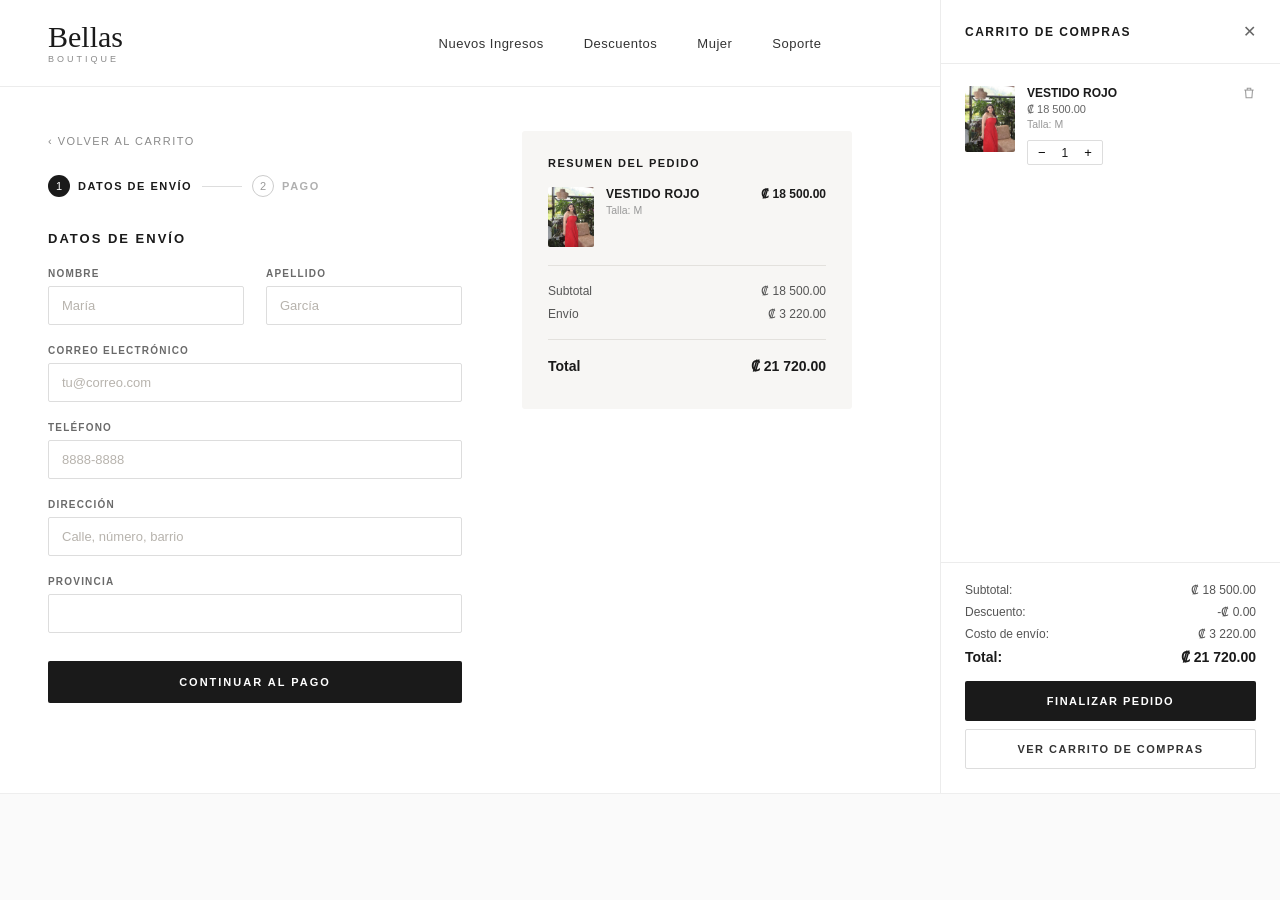
<file: carrito.html>
<!DOCTYPE html>
<html lang="es">
<head>
<meta charset="UTF-8">
<title>Bellas Boutique — Checkout</title>
<style>
  * { box-sizing: border-box; margin: 0; padding: 0; }
  html, body {
    font-family: 'Helvetica Neue', Arial, sans-serif;
    background: #fafafa;
    color: #1a1a1a;
  }
  ::placeholder { color: #b7b3ad; }
  button { font-family: inherit; cursor: pointer; }
  input { font-family: inherit; }

  .bb-mock {
    position: relative;
    max-width: 1440px;
    margin: 0 auto;
    background: #fff;
    box-shadow: 0 0 0 1px #eee;
    overflow: hidden;
  }

  /* ---------- HEADER ---------- */
  .bb-header {
    display: flex;
    align-items: center;
    justify-content: space-between;
    padding: 22px 48px;
    border-bottom: 1px solid #ececec;
  }
  .bb-logo { font-family: 'Brush Script MT', 'Segoe Script', cursive; font-size: 30px; line-height: 1; }
  .bb-logo-sub { font-size: 9px; letter-spacing: 3px; color: #8a8a8a; margin-top: 2px; }
  .bb-nav { display: flex; gap: 40px; font-size: 13px; letter-spacing: 0.5px; color: #333; font-weight: 500; }
  .bb-icons { display: flex; align-items: center; gap: 22px; color: #333; }
  .bb-icon { position: relative; font-size: 18px; background: none; border: none; color: inherit; }
  .bb-badge {
    position: absolute; top: -8px; right: -10px;
    background: #1a1a1a; color: #fff; font-size: 9px;
    width: 15px; height: 15px; border-radius: 50%;
    display: flex; align-items: center; justify-content: center;
  }

  /* ---------- BODY LAYOUT ---------- */
  .bb-body { display: flex; gap: 60px; padding: 44px 48px 90px; transition: margin-right .25s ease; }
  .bb-main { flex: 1; max-width: 620px; }
  .bb-back { font-size: 11px; letter-spacing: 1.5px; color: #8a8a8a; margin-bottom: 28px; background: none; border: none; }

  .bb-steps { display: flex; align-items: center; gap: 10px; margin-bottom: 34px; }
  .bb-step { display: flex; align-items: center; gap: 8px; }
  .bb-step-num { width: 22px; height: 22px; border-radius: 50%; display: flex; align-items: center; justify-content: center; font-size: 11px; flex-shrink: 0; transition: all .2s; }
  .bb-step-num.active { background: #1a1a1a; color: #fff; }
  .bb-step-num.inactive { border: 1px solid #ccc; color: #999; }
  .bb-step-label { font-size: 11px; letter-spacing: 1.5px; font-weight: 600; transition: color .2s; }
  .bb-step-label.active { color: #1a1a1a; }
  .bb-step-label.inactive { color: #b0b0b0; }
  .bb-step-line { width: 40px; height: 1px; background: #ddd; }

  .bb-section-title { font-size: 13px; letter-spacing: 2px; font-weight: 700; margin-bottom: 22px; }

  .bb-form-row { display: flex; gap: 22px; margin-bottom: 20px; }
  .bb-field { flex: 1; display: flex; flex-direction: column; gap: 7px; }
  .bb-label { font-size: 10px; letter-spacing: 1.2px; color: #6a6a6a; font-weight: 600; }
  .bb-input {
    border: 1px solid #ddd; border-radius: 2px; padding: 11px 13px;
    font-size: 13px; color: #1a1a1a; background: #fff; width: 100%; outline: none;
  }
  .bb-input:focus { border-color: #1a1a1a; }

  .bb-cta {
    width: 100%; background: #1a1a1a; color: #fff; text-align: center;
    padding: 15px; font-size: 11px; letter-spacing: 2px; font-weight: 600;
    border-radius: 2px; margin-top: 8px; border: none; transition: opacity .15s;
  }
  .bb-cta:hover { opacity: .85; }
  .bb-cta:active { transform: scale(.99); }

  /* ---------- PAYMENT SCREEN ---------- */
  .bb-pay-toggle { display: flex; gap: 12px; margin-bottom: 18px; }
  .bb-pay-option {
    flex: 1; padding: 13px; text-align: center; font-size: 11px; letter-spacing: 1.5px;
    font-weight: 600; border-radius: 2px; border: 1px solid #ddd; background: #fff; color: #333;
    transition: all .15s;
  }
  .bb-pay-option.active { background: #1a1a1a; color: #fff; border-color: #1a1a1a; }
  .bb-secure {
    font-size: 10.5px; color: #999; padding: 9px 12px; background: #f7f6f4;
    border-radius: 2px; margin-bottom: 18px;
  }
  .bb-cvv-row { display: flex; gap: 22px; margin-bottom: 20px; }
  .bb-btn-row { display: flex; gap: 14px; margin-top: 8px; }
  .bb-btn-back {
    flex: 0 0 110px; padding: 15px; font-size: 11px; letter-spacing: 1.5px; font-weight: 600;
    border: 1px solid #ddd; background: #fff; color: #333; border-radius: 2px;
  }
  .bb-btn-back:hover { background: #f7f6f4; }
  .bb-confirm-msg {
    display: none; margin-top: 14px; font-size: 12px; color: #1a7a3f;
    background: #eaf7ee; padding: 11px 14px; border-radius: 2px;
  }

  /* ---------- ORDER SUMMARY (in-flow) ---------- */
  .bb-summary { width: 330px; background: #f7f6f4; border-radius: 3px; padding: 26px; height: fit-content; }
  .bb-summary-title { font-size: 11px; letter-spacing: 1.5px; font-weight: 700; margin-bottom: 18px; }
  .bb-item { display: flex; gap: 12px; align-items: flex-start; }
  .bb-item-img {
    width: 46px; height: 60px; border-radius: 2px; overflow: hidden; flex-shrink: 0;
  }
  .bb-item-img img { width: 100%; height: 100%; object-fit: cover; object-position: top center; }
  .bb-item-info { flex: 1; }
  .bb-item-name { font-size: 12px; font-weight: 700; letter-spacing: 0.3px; }
  .bb-item-meta { font-size: 10.5px; color: #999; margin-top: 3px; }
  .bb-item-price { font-size: 12px; font-weight: 600; white-space: nowrap; }
  .bb-divider { height: 1px; background: #e3e1dd; margin: 18px 0; }
  .bb-line { display: flex; justify-content: space-between; font-size: 12px; color: #555; margin-bottom: 9px; }
  .bb-line.total { font-size: 14px; font-weight: 700; color: #1a1a1a; margin-top: 4px; }

  /* ---------- CART DRAWER ---------- */
  .bb-drawer {
    position: absolute; top: 0; right: 0; bottom: 0; width: 340px;
    background: #fff; border-left: 1px solid #ececec;
    transform: translateX(0); transition: transform .25s ease;
    display: flex; flex-direction: column; z-index: 20;
  }
  .bb-drawer.hidden { transform: translateX(100%); }
  .bb-drawer-head {
    display: flex; align-items: center; justify-content: space-between;
    padding: 22px 24px; border-bottom: 1px solid #ececec;
  }
  .bb-drawer-title { font-size: 12px; letter-spacing: 1.5px; font-weight: 700; }
  .bb-drawer-close { background: none; border: none; font-size: 16px; color: #666; }
  .bb-drawer-body { flex: 1; padding: 22px 24px; overflow-y: auto; }
  .bb-drawer-item { display: flex; gap: 12px; }
  .bb-drawer-img {
    width: 50px; height: 66px; border-radius: 2px; overflow: hidden; flex-shrink: 0;
  }
  .bb-drawer-img img { width: 100%; height: 100%; object-fit: cover; object-position: top center; }
  .bb-drawer-info { flex: 1; }
  .bb-drawer-name { font-size: 12px; font-weight: 700; }
  .bb-drawer-price { font-size: 11px; color: #666; margin-top: 3px; }
  .bb-drawer-meta { font-size: 10.5px; color: #999; margin-top: 2px; }
  .bb-drawer-remove { background: none; border: none; color: #999; font-size: 14px; align-self: flex-start; }
  .bb-qty {
    display: flex; align-items: center; border: 1px solid #ddd; border-radius: 2px;
    width: fit-content; margin-top: 10px;
  }
  .bb-qty button { background: none; border: none; padding: 4px 10px; font-size: 13px; }
  .bb-qty span { font-size: 12px; padding: 0 6px; min-width: 16px; text-align: center; }

  .bb-drawer-foot { border-top: 1px solid #ececec; padding: 20px 24px 24px; }
  .bb-drawer-line { display: flex; justify-content: space-between; font-size: 12px; color: #555; margin-bottom: 8px; }
  .bb-drawer-line.total { font-size: 14px; font-weight: 700; color: #1a1a1a; margin: 6px 0 16px; }
  .bb-drawer-finish {
    width: 100%; background: #1a1a1a; color: #fff; padding: 14px; font-size: 11px;
    letter-spacing: 1.5px; font-weight: 600; border: none; border-radius: 2px; margin-bottom: 8px;
  }
  .bb-drawer-finish:hover { opacity: .85; }
  .bb-drawer-view {
    width: 100%; background: #fff; color: #333; padding: 13px; font-size: 11px;
    letter-spacing: 1.5px; font-weight: 600; border: 1px solid #ddd; border-radius: 2px;
  }
  .bb-drawer-view:hover { background: #f7f6f4; }

  .bb-reopen-cart {
    position: fixed; bottom: 24px; right: 24px; background: #1a1a1a; color: #fff;
    border: none; border-radius: 30px; padding: 12px 20px; font-size: 12px; letter-spacing: .5px;
    display: none; box-shadow: 0 4px 14px rgba(0,0,0,.2); z-index: 30;
  }
  .bb-reopen-cart.show { display: block; }

  .bb-screen { display: none; }
  .bb-screen.active { display: flex; gap: 60px; }
</style>
</head>
<body>

<div class="bb-mock">
  <!-- HEADER -->
  <div class="bb-header">
    <div>
      <div class="bb-logo">Bellas</div>
      <div class="bb-logo-sub">BOUTIQUE</div>
    </div>
    <div class="bb-nav">
      <span>Nuevos Ingresos</span>
      <span>Descuentos</span>
      <span>Mujer</span>
      <span>Soporte</span>
    </div>
    <div class="bb-icons">
      <button class="bb-icon" title="Cuenta">
        <svg width="17" height="17" viewBox="0 0 24 24" fill="none" stroke="currentColor" stroke-width="1.6"><circle cx="12" cy="8" r="4"/><path d="M4 20c0-4 3.6-7 8-7s8 3 8 7"/></svg>
      </button>
      <button class="bb-icon" title="Favoritos">
        <svg width="17" height="17" viewBox="0 0 24 24" fill="none" stroke="currentColor" stroke-width="1.6"><path d="M12 20s-7-4.4-9.5-8.8C.8 7.7 2.4 4 6 4c2 0 3.5 1.2 4.5 2.8C11.5 5.2 13 4 15 4c3.6 0 5.2 3.7 3.5 7.2C19 15.6 12 20 12 20z"/></svg>
      </button>
      <button class="bb-icon" id="cartToggleBtn" title="Carrito">
        <svg width="17" height="17" viewBox="0 0 24 24" fill="none" stroke="currentColor" stroke-width="1.6"><path d="M6 8h12l-1 12H7L6 8z"/><path d="M9 8V6a3 3 0 0 1 6 0v2"/></svg>
        <span class="bb-badge" id="cartBadge">1</span>
      </button>
    </div>
  </div>

  <!-- BODY -->
  <div class="bb-body" id="bbBody">

    <!-- SCREEN 1: DATOS DE ENVÍO -->
    <div class="bb-screen active" id="screenEnvio">
      <div class="bb-main">
        <button class="bb-back">&lsaquo; VOLVER AL CARRITO</button>

        <div class="bb-steps">
          <div class="bb-step">
            <div class="bb-step-num active" id="stepNum1">1</div>
            <div class="bb-step-label active" id="stepLabel1">DATOS DE ENVÍO</div>
          </div>
          <div class="bb-step-line"></div>
          <div class="bb-step">
            <div class="bb-step-num inactive" id="stepNum2">2</div>
            <div class="bb-step-label inactive" id="stepLabel2">PAGO</div>
          </div>
        </div>

        <div class="bb-section-title">DATOS DE ENVÍO</div>

        <div class="bb-form-row">
          <div class="bb-field">
            <div class="bb-label">NOMBRE</div>
            <input class="bb-input" type="text" placeholder="María">
          </div>
          <div class="bb-field">
            <div class="bb-label">APELLIDO</div>
            <input class="bb-input" type="text" placeholder="García">
          </div>
        </div>

        <div class="bb-form-row">
          <div class="bb-field">
            <div class="bb-label">CORREO ELECTRÓNICO</div>
            <input class="bb-input" type="email" placeholder="tu@correo.com">
          </div>
        </div>

        <div class="bb-form-row">
          <div class="bb-field">
            <div class="bb-label">TELÉFONO</div>
            <input class="bb-input" type="tel" placeholder="8888-8888">
          </div>
        </div>

        <div class="bb-form-row">
          <div class="bb-field">
            <div class="bb-label">DIRECCIÓN</div>
            <input class="bb-input" type="text" placeholder="Calle, número, barrio">
          </div>
        </div>

        <div class="bb-form-row">
          <div class="bb-field">
            <div class="bb-label">PROVINCIA</div>
            <input class="bb-input" type="text" placeholder="">
          </div>
        </div>

        <button class="bb-cta" id="goToPagoBtn">CONTINUAR AL PAGO</button>
      </div>

      <div class="bb-summary">
        <div class="bb-summary-title">RESUMEN DEL PEDIDO</div>
        <div class="bb-item">
          <div class="bb-item-img"><img src="[data-uri]" alt="Vestido Rojo"></div>
          <div class="bb-item-info">
            <div class="bb-item-name">VESTIDO ROJO</div>
            <div class="bb-item-meta">Talla: M</div>
          </div>
          <div class="bb-item-price">&#8353; 18 500.00</div>
        </div>
        <div class="bb-divider"></div>
        <div class="bb-line"><span>Subtotal</span><span>&#8353; 18 500.00</span></div>
        <div class="bb-line"><span>Envío</span><span>&#8353; 3 220.00</span></div>
        <div class="bb-divider"></div>
        <div class="bb-line total"><span>Total</span><span>&#8353; 21 720.00</span></div>
      </div>
    </div>

    <!-- SCREEN 2: PAGO -->
    <div class="bb-screen" id="screenPago">
      <div class="bb-main">
        <button class="bb-back" id="volverCarritoBtn2">&lsaquo; VOLVER AL CARRITO</button>

        <div class="bb-steps">
          <div class="bb-step">
            <div class="bb-step-num active">1</div>
            <div class="bb-step-label active">DATOS DE ENVÍO</div>
          </div>
          <div class="bb-step-line"></div>
          <div class="bb-step">
            <div class="bb-step-num active">2</div>
            <div class="bb-step-label active">PAGO</div>
          </div>
        </div>

        <div class="bb-section-title">MÉTODO DE PAGO</div>

        <div class="bb-pay-toggle">
          <button class="bb-pay-option active" id="btnTarjeta">TARJETA</button>
          <button class="bb-pay-option" id="btnSinpe">SINPE MÓVIL</button>
        </div>

        <div class="bb-secure">Pago seguro con encriptación SSL</div>

        <div id="camposTarjeta">
          <div class="bb-form-row">
            <div class="bb-field">
              <div class="bb-label">NÚMERO DE TARJETA</div>
              <input class="bb-input" type="text" placeholder="0000 0000 0000 0000">
            </div>
          </div>
          <div class="bb-form-row">
            <div class="bb-field">
              <div class="bb-label">NOMBRE EN LA TARJETA</div>
              <input class="bb-input" type="text" placeholder="MARÍA GARCÍA">
            </div>
          </div>
          <div class="bb-cvv-row">
            <div class="bb-field">
              <div class="bb-label">VENCIMIENTO</div>
              <input class="bb-input" type="text" placeholder="MM/AA">
            </div>
            <div class="bb-field">
              <div class="bb-label">CVV</div>
              <input class="bb-input" type="text" placeholder="123">
            </div>
          </div>
        </div>

        <div id="camposSinpe" style="display:none;">
          <div class="bb-form-row">
            <div class="bb-field">
              <div class="bb-label">NÚMERO SINPE MÓVIL</div>
              <input class="bb-input" type="text" placeholder="8888-8888">
            </div>
          </div>
        </div>

        <div class="bb-btn-row">
          <button class="bb-btn-back" id="atrasBtn">ATRÁS</button>
          <button class="bb-cta" id="confirmarBtn" style="margin-top:0;">CONFIRMAR PEDIDO</button>
        </div>

        <div class="bb-confirm-msg" id="confirmMsg">Pedido confirmado. Recibirás un correo con los detalles.</div>
      </div>

      <div class="bb-summary">
        <div class="bb-summary-title">RESUMEN DEL PEDIDO</div>
        <div class="bb-item">
          <div class="bb-item-img"><img src="[data-uri]" alt="Vestido Rojo"></div>
          <div class="bb-item-info">
            <div class="bb-item-name">VESTIDO ROJO</div>
            <div class="bb-item-meta">Talla: M</div>
          </div>
          <div class="bb-item-price">&#8353; 18 500.00</div>
        </div>
        <div class="bb-divider"></div>
        <div class="bb-line"><span>Subtotal</span><span>&#8353; 18 500.00</span></div>
        <div class="bb-line"><span>Envío</span><span>&#8353; 3 220.00</span></div>
        <div class="bb-divider"></div>
        <div class="bb-line total"><span>Total</span><span>&#8353; 21 720.00</span></div>
      </div>
    </div>

  </div>

  <!-- CART DRAWER -->
  <div class="bb-drawer" id="cartDrawer">
    <div class="bb-drawer-head">
      <div class="bb-drawer-title">CARRITO DE COMPRAS</div>
      <button class="bb-drawer-close" id="closeDrawerBtn">&#10005;</button>
    </div>
    <div class="bb-drawer-body">
      <div class="bb-drawer-item">
        <div class="bb-drawer-img"><img src="[data-uri]" alt="Vestido Rojo"></div>
        <div class="bb-drawer-info">
          <div class="bb-drawer-name">VESTIDO ROJO</div>
          <div class="bb-drawer-price" id="drawerUnitPrice">&#8353; 18 500.00</div>
          <div class="bb-drawer-meta">Talla: M</div>
          <div class="bb-qty">
            <button id="qtyMinus">&#8722;</button>
            <span id="qtyValue">1</span>
            <button id="qtyPlus">&#43;</button>
          </div>
        </div>
        <button class="bb-drawer-remove" id="removeItemBtn" title="Eliminar">
          <svg width="14" height="14" viewBox="0 0 24 24" fill="none" stroke="currentColor" stroke-width="1.8"><path d="M4 7h16"/><path d="M9 7V4h6v3"/><path d="M6 7l1 13h10l1-13"/></svg>
        </button>
      </div>
    </div>
    <div class="bb-drawer-foot">
      <div class="bb-drawer-line"><span>Subtotal:</span><span id="drawerSubtotal">&#8353; 18 500.00</span></div>
      <div class="bb-drawer-line"><span>Descuento:</span><span>-&#8353; 0.00</span></div>
      <div class="bb-drawer-line"><span>Costo de envío:</span><span>&#8353; 3 220.00</span></div>
      <div class="bb-drawer-line total"><span>Total:</span><span id="drawerTotal">&#8353; 21 720.00</span></div>
      <button class="bb-drawer-finish" id="finalizarPedidoBtn">FINALIZAR PEDIDO</button>
      <button class="bb-drawer-view">VER CARRITO DE COMPRAS</button>
    </div>
  </div>
</div>

<button class="bb-reopen-cart" id="reopenCartBtn">Ver carrito</button>

<script>
  const screenEnvio = document.getElementById('screenEnvio');
  const screenPago = document.getElementById('screenPago');
  const stepNum2 = document.getElementById('stepNum2');
  const stepLabel2 = document.getElementById('stepLabel2');

  document.getElementById('goToPagoBtn').addEventListener('click', () => {
    screenEnvio.classList.remove('active');
    screenPago.classList.add('active');
    stepNum2.classList.remove('inactive'); stepNum2.classList.add('active');
    stepLabel2.classList.remove('inactive'); stepLabel2.classList.add('active');
    window.scrollTo({ top: 0, behavior: 'smooth' });
  });

  function volverAEnvio() {
    screenPago.classList.remove('active');
    screenEnvio.classList.add('active');
    window.scrollTo({ top: 0, behavior: 'smooth' });
  }
  document.getElementById('atrasBtn').addEventListener('click', volverAEnvio);
  document.getElementById('volverCarritoBtn2').addEventListener('click', volverAEnvio);

  const btnTarjeta = document.getElementById('btnTarjeta');
  const btnSinpe = document.getElementById('btnSinpe');
  const camposTarjeta = document.getElementById('camposTarjeta');
  const camposSinpe = document.getElementById('camposSinpe');

  btnTarjeta.addEventListener('click', () => {
    btnTarjeta.classList.add('active');
    btnSinpe.classList.remove('active');
    camposTarjeta.style.display = 'block';
    camposSinpe.style.display = 'none';
  });
  btnSinpe.addEventListener('click', () => {
    btnSinpe.classList.add('active');
    btnTarjeta.classList.remove('active');
    camposSinpe.style.display = 'block';
    camposTarjeta.style.display = 'none';
  });

  document.getElementById('confirmarBtn').addEventListener('click', () => {
    document.getElementById('confirmMsg').style.display = 'block';
  });

  const cartDrawer = document.getElementById('cartDrawer');
  const reopenCartBtn = document.getElementById('reopenCartBtn');

  document.getElementById('closeDrawerBtn').addEventListener('click', () => {
    cartDrawer.classList.add('hidden');
    reopenCartBtn.classList.add('show');
  });
  document.getElementById('cartToggleBtn').addEventListener('click', () => {
    cartDrawer.classList.remove('hidden');
    reopenCartBtn.classList.remove('show');
  });
  reopenCartBtn.addEventListener('click', () => {
    cartDrawer.classList.remove('hidden');
    reopenCartBtn.classList.remove('show');
  });

  const unitPrice = 18500;
  const shipping = 3220;
  let qty = 1;
  const qtyValue = document.getElementById('qtyValue');
  const drawerSubtotal = document.getElementById('drawerSubtotal');
  const drawerTotal = document.getElementById('drawerTotal');
  const cartBadge = document.getElementById('cartBadge');

  function formatCRC(n) {
    return '\u20A1 ' + n.toLocaleString('es-CR', { minimumFractionDigits: 2, maximumFractionDigits: 2 });
  }

  function updateCart() {
    qtyValue.textContent = qty;
    const subtotal = unitPrice * qty;
    drawerSubtotal.textContent = formatCRC(subtotal);
    drawerTotal.textContent = formatCRC(subtotal + shipping);
    cartBadge.textContent = qty;
  }

  document.getElementById('qtyPlus').addEventListener('click', () => {
    if (qty < 9) { qty++; updateCart(); }
  });
  document.getElementById('qtyMinus').addEventListener('click', () => {
    if (qty > 1) { qty--; updateCart(); }
  });

  document.getElementById('removeItemBtn').addEventListener('click', () => {
    cartDrawer.querySelector('.bb-drawer-body').innerHTML =
      '<p style="font-size:13px;color:#999;text-align:center;margin-top:40px;">Tu carrito está vacío.</p>';
    drawerSubtotal.textContent = formatCRC(0);
    drawerTotal.textContent = formatCRC(shipping);
    cartBadge.textContent = '0';
  });

  document.getElementById('finalizarPedidoBtn').addEventListener('click', () => {
    cartDrawer.classList.add('hidden');
    reopenCartBtn.classList.add('show');
    document.getElementById('goToPagoBtn').click();
  });
</script>

</body>
</html>
</file>
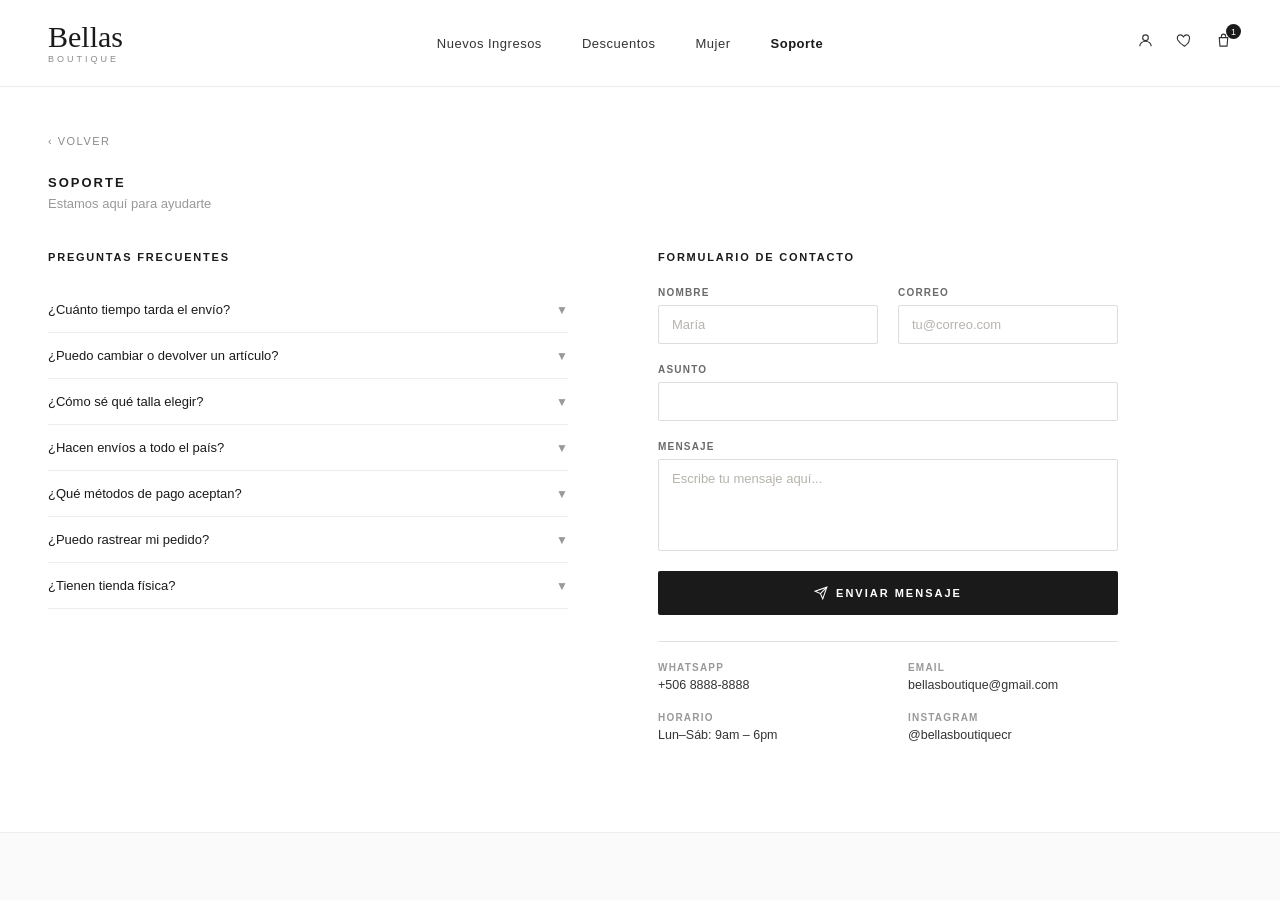
<file: soporte.html>
<!DOCTYPE html>
<html lang="es">
<head>
<meta charset="UTF-8">
<title>Bellas Boutique — Soporte (Maqueta)</title>
<style>
  * { box-sizing: border-box; margin: 0; padding: 0; }
  html, body {
    font-family: 'Helvetica Neue', Arial, sans-serif;
    background: #fafafa;
    color: #1a1a1a;
  }
  ::placeholder { color: #b7b3ad; }
  button { font-family: inherit; cursor: pointer; border: none; background: none; }
  input, textarea { font-family: inherit; outline: none; }

  .bb-mock {
    background: #ffffff;
    max-width: 1440px;
    margin: 0 auto;
    box-shadow: 0 0 0 1px #eee;
  }

  /* ---------- HEADER ---------- */
  .bb-header {
    display: flex;
    align-items: center;
    justify-content: space-between;
    padding: 22px 48px;
    border-bottom: 1px solid #ececec;
  }
  .bb-logo { font-family: 'Brush Script MT', 'Segoe Script', cursive; font-size: 30px; line-height: 1; }
  .bb-logo-sub { font-size: 9px; letter-spacing: 3px; color: #8a8a8a; margin-top: 2px; }
  .bb-nav { display: flex; gap: 40px; font-size: 13px; letter-spacing: 0.5px; color: #333; font-weight: 500; }
  .bb-nav button { color: #333; font-size: 13px; letter-spacing: 0.5px; font-weight: 500; }
  .bb-nav button:hover { color: #1a1a1a; text-decoration: underline; }
  .bb-nav span.current, .bb-nav button.current { color: #1a1a1a; font-weight: 700; }
  .bb-icons { display: flex; align-items: center; gap: 22px; color: #333; }
  .bb-icon { position: relative; font-size: 17px; color: #333; }
  .bb-icon:hover { color: #000; opacity: .7; }
  .bb-badge {
    position: absolute; top: -8px; right: -9px;
    background: #1a1a1a; color: #fff; font-size: 9px;
    width: 15px; height: 15px; border-radius: 50%;
    display: flex; align-items: center; justify-content: center;
  }

  /* ---------- BODY ---------- */
  .bb-body { max-width: 1400px; margin: 0 auto; padding: 44px 48px 90px; }
  .bb-back { font-size: 11px; letter-spacing: 1.5px; color: #8a8a8a; margin-bottom: 28px; }
  .bb-back:hover { color: #1a1a1a; }

  .bb-page-title { font-size: 13px; letter-spacing: 2px; font-weight: 700; margin-bottom: 6px; }
  .bb-page-sub { font-size: 13px; color: #999; margin-bottom: 40px; }

  .bb-columns { display: flex; gap: 90px; }
  .bb-col-left { flex: 1; max-width: 520px; }
  .bb-col-right { flex: 1; max-width: 460px; }

  .bb-section-title { font-size: 11px; letter-spacing: 1.8px; font-weight: 700; margin-bottom: 24px; }

  /* FAQ accordion */
  .bb-faq-item {
    display: flex; align-items: center; justify-content: space-between;
    width: 100%; text-align: left;
    padding: 15px 0; border-bottom: 1px solid #ececec;
    font-size: 13px; color: #1a1a1a;
    transition: background .15s;
  }
  .bb-faq-item:hover { background: #fafafa; }
  .bb-faq-item:active .bb-faq-chevron { transform: rotate(180deg); }
  .bb-faq-chevron { color: #999; font-size: 12px; transition: transform .15s; }

  /* Form */
  .bb-form-row { display: flex; gap: 20px; margin-bottom: 20px; }
  .bb-field { flex: 1; display: flex; flex-direction: column; gap: 7px; }
  .bb-label { font-size: 10px; letter-spacing: 1.2px; color: #6a6a6a; font-weight: 600; }
  .bb-input {
    border: 1px solid #ddd; border-radius: 2px; padding: 11px 13px;
    font-size: 13px; color: #1a1a1a; background: #fff; width: 100%;
  }
  .bb-input:focus { border-color: #1a1a1a; }
  .bb-textarea {
    border: 1px solid #ddd; border-radius: 2px; padding: 11px 13px;
    font-size: 13px; color: #1a1a1a; background: #fff; height: 92px;
    width: 100%; resize: none;
  }
  .bb-textarea:focus { border-color: #1a1a1a; }
  .bb-cta {
    width: 100%; background: #1a1a1a; color: #fff; text-align: center;
    padding: 15px; font-size: 11px; letter-spacing: 2px; font-weight: 600;
    border-radius: 2px; margin-top: 4px; display: flex; align-items: center;
    justify-content: center; gap: 8px; transition: opacity .15s;
  }
  .bb-cta:hover { opacity: .85; }
  .bb-cta:active { transform: scale(.99); }

  .bb-divider { height: 1px; background: #e3e1dd; margin: 26px 0 20px; }

  .bb-contact-grid { display: grid; grid-template-columns: 1fr 1fr; gap: 20px 40px; }
  .bb-contact-label { font-size: 10px; letter-spacing: 1.2px; color: #999; font-weight: 700; margin-bottom: 5px; }
  .bb-contact-value { font-size: 12.5px; color: #333; }
</style>
</head>
<body>

  <div class="bb-mock">
    <!-- HEADER -->
    <div class="bb-header">
      <div>
        <div class="bb-logo">Bellas</div>
        <div class="bb-logo-sub">BOUTIQUE</div>
      </div>
      <div class="bb-nav">
        <button type="button">Nuevos Ingresos</button>
        <button type="button">Descuentos</button>
        <button type="button">Mujer</button>
        <button type="button" class="current">Soporte</button>
      </div>
      <div class="bb-icons">
        <button type="button" class="bb-icon">
          <svg width="17" height="17" viewBox="0 0 24 24" fill="none" stroke="currentColor" stroke-width="1.6"><circle cx="12" cy="8" r="4"/><path d="M4 20c0-4 3.6-7 8-7s8 3 8 7"/></svg>
        </button>
        <button type="button" class="bb-icon">
          <svg width="17" height="17" viewBox="0 0 24 24" fill="none" stroke="currentColor" stroke-width="1.6"><path d="M12 20s-7-4.4-9.5-8.8C.8 7.7 2.4 4 6 4c2 0 3.5 1.2 4.5 2.8C11.5 5.2 13 4 15 4c3.6 0 5.2 3.7 3.5 7.2C19 15.6 12 20 12 20z"/></svg>
        </button>
        <button type="button" class="bb-icon">
          <svg width="17" height="17" viewBox="0 0 24 24" fill="none" stroke="currentColor" stroke-width="1.6"><path d="M6 8h12l-1 12H7L6 8z"/><path d="M9 8V6a3 3 0 0 1 6 0v2"/></svg>
          <span class="bb-badge">1</span>
        </button>
      </div>
    </div>

    <!-- BODY -->
    <div class="bb-body">
      <button type="button" class="bb-back">&lsaquo; VOLVER</button>

      <div class="bb-page-title">SOPORTE</div>
      <div class="bb-page-sub">Estamos aquí para ayudarte</div>

      <div class="bb-columns">
        <!-- FAQ -->
        <div class="bb-col-left">
          <div class="bb-section-title">PREGUNTAS FRECUENTES</div>

          <button type="button" class="bb-faq-item"><span>¿Cuánto tiempo tarda el envío?</span><span class="bb-faq-chevron">&#9660;</span></button>
          <button type="button" class="bb-faq-item"><span>¿Puedo cambiar o devolver un artículo?</span><span class="bb-faq-chevron">&#9660;</span></button>
          <button type="button" class="bb-faq-item"><span>¿Cómo sé qué talla elegir?</span><span class="bb-faq-chevron">&#9660;</span></button>
          <button type="button" class="bb-faq-item"><span>¿Hacen envíos a todo el país?</span><span class="bb-faq-chevron">&#9660;</span></button>
          <button type="button" class="bb-faq-item"><span>¿Qué métodos de pago aceptan?</span><span class="bb-faq-chevron">&#9660;</span></button>
          <button type="button" class="bb-faq-item"><span>¿Puedo rastrear mi pedido?</span><span class="bb-faq-chevron">&#9660;</span></button>
          <button type="button" class="bb-faq-item"><span>¿Tienen tienda física?</span><span class="bb-faq-chevron">&#9660;</span></button>
        </div>

        <!-- CONTACT -->
        <div class="bb-col-right">
          <div class="bb-section-title">FORMULARIO DE CONTACTO</div>

          <div class="bb-form-row">
            <div class="bb-field">
              <div class="bb-label">NOMBRE</div>
              <input class="bb-input" type="text" placeholder="María">
            </div>
            <div class="bb-field">
              <div class="bb-label">CORREO</div>
              <input class="bb-input" type="email" placeholder="tu@correo.com">
            </div>
          </div>

          <div class="bb-form-row">
            <div class="bb-field">
              <div class="bb-label">ASUNTO</div>
              <input class="bb-input" type="text" placeholder="">
            </div>
          </div>

          <div class="bb-form-row">
            <div class="bb-field">
              <div class="bb-label">MENSAJE</div>
              <textarea class="bb-textarea" placeholder="Escribe tu mensaje aquí..."></textarea>
            </div>
          </div>

          <button type="button" class="bb-cta">
            <svg width="14" height="14" viewBox="0 0 24 24" fill="none" stroke="currentColor" stroke-width="1.8"><path d="M22 2 11 13"/><path d="M22 2 15 22l-4-9-9-4 20-7z"/></svg>
            ENVIAR MENSAJE
          </button>

          <div class="bb-divider"></div>

          <div class="bb-contact-grid">
            <div>
              <div class="bb-contact-label">WHATSAPP</div>
              <div class="bb-contact-value">+506 8888-8888</div>
            </div>
            <div>
              <div class="bb-contact-label">EMAIL</div>
              <div class="bb-contact-value">bellasboutique@gmail.com</div>
            </div>
            <div>
              <div class="bb-contact-label">HORARIO</div>
              <div class="bb-contact-value">Lun–Sáb: 9am – 6pm</div>
            </div>
            <div>
              <div class="bb-contact-label">INSTAGRAM</div>
              <div class="bb-contact-value">@bellasboutiquecr</div>
            </div>
          </div>
        </div>
      </div>
    </div>
  </div>

</body>
</html>
</file>
